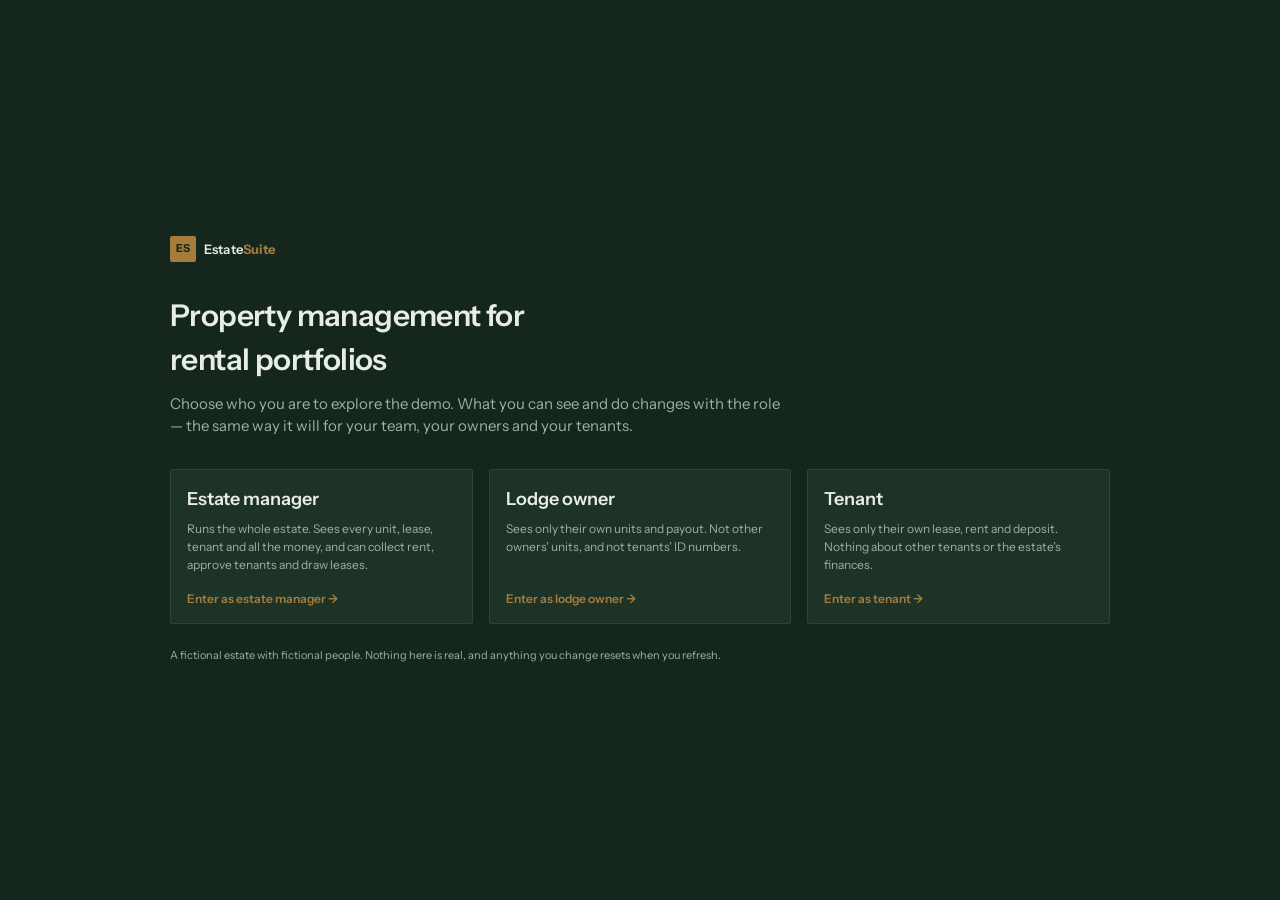
<file: index.html>
<!doctype html>
<html lang="en">
<head>
  <meta charset="utf-8" />
  <meta name="viewport" content="width=device-width, initial-scale=1" />
  <meta name="color-scheme" content="light" />
  <title>EstateSuite — rental property management</title>
  <meta name="description" content="EstateSuite is a property management workspace for rental portfolios. Owners and agents track units, leases, tenants, rent, deposits and payouts in one place." />

  <!-- Favicon: brass mark on dark estate green, with a PNG fallback. -->
  <link rel="icon" href="/public/favicon.svg" type="image/svg+xml" />
  <link rel="icon" href="/public/favicon.png" type="image/png" sizes="any" />
  <link rel="apple-touch-icon" href="/public/favicon.png" />

  <!-- Open Graph / social preview -->
  <meta property="og:site_name" content="EstateSuite" />
  <meta property="og:title" content="EstateSuite — rental property management" />
  <meta property="og:description" content="A property management workspace for rental portfolios. Owners and agents track units, leases, tenants, rent and payouts in one place." />
  <meta property="og:url" content="https://estate-suite-za.vercel.app/" />
  <meta property="og:type" content="website" />
  <meta property="og:image" content="https://estate-suite-za.vercel.app/public/og.png" />
  <meta property="og:image:width" content="1200" />
  <meta property="og:image:height" content="630" />
  <meta property="og:image:alt" content="EstateSuite — a lease document assembling on the working surface." />

  <!-- Twitter card -->
  <meta name="twitter:card" content="summary_large_image" />
  <meta name="twitter:title" content="EstateSuite — rental property management" />
  <meta name="twitter:description" content="A property management workspace for rental portfolios. Owners and agents track units, leases, tenants, rent and payouts in one place." />
  <meta name="twitter:image" content="https://estate-suite-za.vercel.app/public/og.png" />

  <!-- Fonts: Google Fonts CDN. tokens.css defines a system fallback so the
       app still reads correctly offline. Two families only. -->
  <link rel="preconnect" href="https://fonts.googleapis.com" />
  <link rel="preconnect" href="https://fonts.gstatic.com" crossorigin />
  <link rel="stylesheet"
    href="https://fonts.googleapis.com/css2?family=Instrument+Sans:wght@400;500;600;700&family=Source+Serif+4:opsz,wght@8..60,400;8..60,600&display=swap" />

  <link rel="stylesheet" href="/src/styles/tokens.css" />
  <link rel="stylesheet" href="/src/styles/app.css" />
</head>
<body>
  <div id="app" class="app-root"></div>
  <noscript>EstateSuite requires JavaScript (ES modules) to run.</noscript>
  <script type="module" src="/src/app.js"></script>
</body>
</html>
</file>
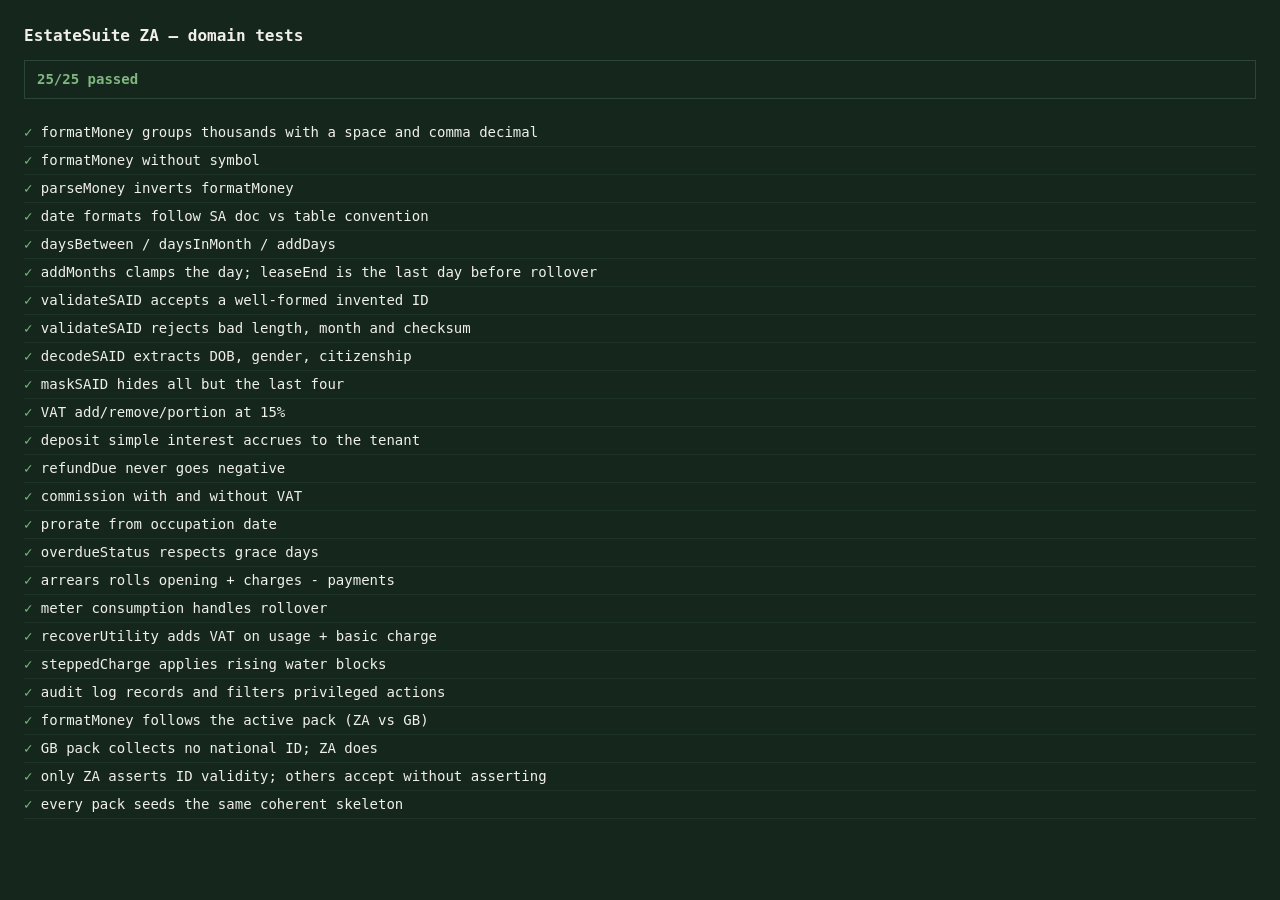
<file: tests/runner.html>
<!doctype html>
<html lang="en">
<head>
  <meta charset="utf-8" />
  <meta name="viewport" content="width=device-width, initial-scale=1" />
  <title>EstateSuite ZA — domain tests</title>
  <style>
    :root { color-scheme: light dark; }
    body {
      font: 14px/1.5 ui-monospace, SFMono-Regular, Menlo, Consolas, monospace;
      margin: 0; padding: 24px; background: #15271D; color: #F1EFE9;
    }
    h1 { font-size: 16px; margin: 0 0 4px; }
    .summary { margin: 12px 0 20px; padding: 8px 12px; border: 1px solid #2C4636; }
    .pass { color: #7FB77E; }
    .fail { color: #E0876A; }
    ul { list-style: none; margin: 0; padding: 0; }
    li { padding: 3px 0; border-bottom: 1px solid #1D3327; }
    .msg { color: #E0876A; padding-left: 20px; }
    .ok::before { content: '✓ '; color: #7FB77E; }
    .no::before { content: '✕ '; color: #E0876A; }
  </style>
</head>
<body>
  <h1>EstateSuite&nbsp;ZA — domain tests</h1>
  <div class="summary" id="summary">running…</div>
  <ul id="list"></ul>

  <script type="module">
    import { run } from './domain.test.js';
    const results = run();
    const passed = results.filter((r) => r.ok).length;
    const failed = results.length - passed;
    const summary = document.getElementById('summary');
    summary.innerHTML =
      `<strong class="${failed ? 'fail' : 'pass'}">` +
      `${passed}/${results.length} passed` +
      (failed ? ` — ${failed} FAILED` : '') + '</strong>';
    const list = document.getElementById('list');
    for (const r of results) {
      const li = document.createElement('li');
      li.className = r.ok ? 'ok' : 'no';
      li.textContent = r.name;
      list.appendChild(li);
      if (!r.ok) {
        const m = document.createElement('div');
        m.className = 'msg';
        m.textContent = r.message;
        list.appendChild(m);
      }
    }
    // Machine-readable hook for headless checks.
    window.__TEST_RESULT__ = { passed, failed, total: results.length };
    console.log(`[tests] ${passed}/${results.length} passed, ${failed} failed`);
  </script>
</body>
</html>
</file>
<file: src/styles/tokens.css>
/* Design tokens — the single source of truth for the EstateSuite ZA look.
   Dark estate-green chrome, cool neutral paper, one brass accent. Two font
   families only. See CLAUDE.md for the authoritative palette. */

:root {
  /* Chrome — dark estate green */
  --chrome:       #15271D;
  --chrome-2:     #1D3327;
  --chrome-3:     #24402F;
  --chrome-line:  #2C4636;
  --chrome-ink:   #E7ECE5;
  --chrome-ink-2: #9DB0A2;

  /* Paper — cool neutral working surface (NOT warm cream) */
  --paper:        #FAF9F6;
  --paper-inset:  #F1EFE9;
  --paper-raised: #FFFFFF;
  --ink:          #1B1B17;
  --ink-2:        #5A594F;
  --ink-3:        #86847A;
  --line:         #E1DED6;
  --line-strong:  #CFCBC0;

  /* Brass — the one accent, used sparingly */
  --brass:        #A67C3D;
  --brass-2:      #916B32;
  --brass-ink:    #6E5124;
  --brass-wash:   #F3ECDF;

  /* Status — reserved for state, never decoration */
  --ok:    #3F7A4B;
  --ok-wash:  #E6EFE6;
  --warn:  #A5762A;
  --warn-wash: #F4EAD4;
  --over:  #A6432E;   /* rust — overdue / error */
  --over-wash: #F4E1DB;

  /* Type */
  --font-ui:  'Instrument Sans', system-ui, -apple-system, 'Segoe UI', Roboto, Helvetica, Arial, sans-serif;
  --font-doc: 'Source Serif 4', Georgia, 'Times New Roman', serif;

  /* Type scale (compact, density-first) */
  --fs-xs: 11px;
  --fs-sm: 12px;
  --fs-base: 13px;
  --fs-md: 15px;
  --fs-lg: 18px;
  --fs-xl: 22px;
  --fs-2xl: 30px;

  /* Space */
  --sp-1: 4px;
  --sp-2: 8px;
  --sp-3: 12px;
  --sp-4: 16px;
  --sp-5: 24px;
  --sp-6: 32px;
  --sp-7: 48px;

  /* Geometry */
  --radius: 2px;
  --sidebar-w: 236px;
  --topbar-h: 52px;
  --hairline: 1px solid var(--line);
  --focus: 2px solid var(--brass);

  --dur: 160ms;
  --ease: cubic-bezier(.2, .6, .2, 1);
}

@media (prefers-reduced-motion: reduce) {
  :root { --dur: 0ms; }
  * { scroll-behavior: auto !important; }
}
</file>
<file: src/styles/app.css>
/* app.css — shell chrome, primitives and the layout frame.
   Quality bar: hairlines not shadows, near-sharp corners, dense and quiet.
   See tokens.css for the palette. */

*, *::before, *::after { box-sizing: border-box; }

html, body { height: 100%; }
body {
  margin: 0;
  font-family: var(--font-ui);
  font-size: var(--fs-base);
  line-height: 1.45;
  color: var(--ink);
  background: var(--chrome);
  -webkit-font-smoothing: antialiased;
  text-rendering: optimizeLegibility;
}

h1, h2, h3, p { margin: 0; }
button { font: inherit; color: inherit; }
a { color: inherit; text-decoration: none; }

:focus-visible {
  outline: var(--focus);
  outline-offset: 2px;
}

/* ---- Skip link ---------------------------------------------------------- */
.skip-link {
  position: fixed;
  top: 8px; left: 8px;
  z-index: 100;
  padding: 8px 12px;
  background: var(--paper);
  color: var(--ink);
  border: 1px solid var(--brass);
  border-radius: var(--radius);
  transform: translateY(-160%);
  transition: transform var(--dur) var(--ease);
}
.skip-link:focus { transform: translateY(0); }

/* ---- App frame ---------------------------------------------------------- */
.app-root { height: 100%; display: flex; flex-direction: column; }
.ribbon {
  flex: 0 0 auto;
  display: flex; align-items: center; gap: var(--sp-2);
  height: 26px; padding: 0 var(--sp-4);
  background: var(--chrome-2); color: var(--chrome-ink-2);
  border-bottom: 1px solid var(--chrome-line);
  font-size: var(--fs-xs); letter-spacing: .02em;
}
.ribbon__dot { width: 6px; height: 6px; border-radius: 50%; background: var(--brass); flex: 0 0 auto; }
.app {
  flex: 1 1 auto;
  min-height: 0;
  display: grid;
  grid-template-columns: var(--sidebar-w) 1fr;
  background: var(--chrome);
}

/* ---- Sidebar (chrome) --------------------------------------------------- */
.sidebar {
  grid-column: 1;
  display: flex;
  flex-direction: column;
  background: var(--chrome);
  border-right: 1px solid var(--chrome-line);
  min-height: 0;
  overflow-y: auto;
}
.brand {
  display: flex;
  align-items: center;
  gap: var(--sp-2);
  height: var(--topbar-h);
  padding: 0 var(--sp-4);
  border-bottom: 1px solid var(--chrome-line);
  flex: 0 0 auto;
}
.brand__mark {
  display: grid;
  place-items: center;
  width: 26px; height: 26px;
  font-size: var(--fs-xs);
  font-weight: 700;
  letter-spacing: .04em;
  color: var(--chrome);
  background: var(--brass);
  border-radius: var(--radius);
}
.brand__name {
  font-weight: 600;
  letter-spacing: .01em;
  color: var(--chrome-ink);
}
.brand__accent {
  color: var(--brass);
  font-weight: 700;
}

.nav { padding: var(--sp-3) 0 var(--sp-5); }
.nav__group { padding: var(--sp-2) var(--sp-3) 0; }
.nav__group + .nav__group { margin-top: var(--sp-3); }
.nav__label {
  font-size: 10px;
  font-weight: 600;
  letter-spacing: .12em;
  text-transform: uppercase;
  color: var(--chrome-ink-2);
  padding: var(--sp-2) var(--sp-3) var(--sp-1);
}
.nav__item {
  display: block;
  padding: 7px var(--sp-3);
  border-radius: var(--radius);
  color: var(--chrome-ink-2);
  border-left: 2px solid transparent;
  transition: background var(--dur) var(--ease), color var(--dur) var(--ease);
}
.nav__item:hover { background: var(--chrome-2); color: var(--chrome-ink); }
.nav__item.is-active {
  background: var(--chrome-2);
  color: var(--chrome-ink);
  border-left-color: var(--brass);
  font-weight: 500;
}

/* ---- Main column -------------------------------------------------------- */
.main {
  grid-column: 2;
  display: flex;
  flex-direction: column;
  min-width: 0;
  min-height: 0;
  background: var(--paper);
}

.topbar {
  display: flex;
  align-items: center;
  gap: var(--sp-3);
  height: var(--topbar-h);
  padding: 0 var(--sp-5);
  background: var(--paper);
  border-bottom: var(--hairline);
  flex: 0 0 auto;
}
.topbar__title {
  font-size: var(--fs-md);
  font-weight: 600;
  letter-spacing: -.01em;
}
.topbar__spacer { flex: 1 1 auto; }
.topbar__today {
  font-size: var(--fs-sm);
  color: var(--ink-3);
  white-space: nowrap;
}

.roleswitch__wrap {
  display: inline-flex;
  align-items: center;
  gap: var(--sp-2);
  padding-left: var(--sp-4);
  border-left: var(--hairline);
}
.roleswitch__caption {
  font-size: var(--fs-xs);
  letter-spacing: .04em;
  text-transform: uppercase;
  color: var(--ink-3);
}
.roleswitch {
  font: inherit;
  font-size: var(--fs-sm);
  font-weight: 500;
  color: var(--ink);
  background: var(--paper-raised);
  border: 1px solid var(--line-strong);
  border-radius: var(--radius);
  padding: 5px 26px 5px 10px;
  appearance: none;
  background-image:
    linear-gradient(45deg, transparent 50%, var(--ink-2) 50%),
    linear-gradient(135deg, var(--ink-2) 50%, transparent 50%);
  background-position: right 12px center, right 8px center;
  background-size: 4px 4px, 4px 4px;
  background-repeat: no-repeat;
  cursor: pointer;
}

/* ---- View surface ------------------------------------------------------- */
.view {
  flex: 1 1 auto;
  min-height: 0;
  overflow: auto;
  padding: var(--sp-5);
}
.view:focus { outline: none; }

/* ---- Stub (pre-build placeholder) --------------------------------------- */
.stub {
  max-width: 560px;
  padding: var(--sp-5);
  background: var(--paper-raised);
  border: var(--hairline);
  border-radius: var(--radius);
}
.stub__badge {
  display: inline-block;
  font-size: var(--fs-xs);
  font-weight: 600;
  letter-spacing: .06em;
  text-transform: uppercase;
  color: var(--brass-ink);
  background: var(--brass-wash);
  border: 1px solid #E4D6BC;
  border-radius: var(--radius);
  padding: 3px 8px;
  margin-bottom: var(--sp-3);
}
.stub__title {
  font-size: var(--fs-xl);
  font-weight: 600;
  letter-spacing: -.01em;
  margin-bottom: var(--sp-2);
}
.stub__text { color: var(--ink-2); max-width: 48ch; }

/* ---- Buttons ------------------------------------------------------------ */
.btn {
  font: inherit;
  font-size: var(--fs-sm);
  font-weight: 500;
  padding: 6px 14px;
  border: 1px solid var(--line-strong);
  border-radius: var(--radius);
  background: var(--paper-raised);
  color: var(--ink);
  cursor: pointer;
  transition: background var(--dur) var(--ease), border-color var(--dur) var(--ease);
}
.btn:hover { background: var(--paper-inset); }
.btn--primary {
  background: var(--brass);
  border-color: var(--brass-2);
  color: #fff;
}
.btn--primary:hover { background: var(--brass-2); }
.btn--ghost { background: transparent; border-color: transparent; }
.btn--ghost:hover { background: var(--paper-inset); }
.btn--danger { color: var(--over); border-color: var(--over); background: var(--over-wash); }

.iconbtn {
  display: none; /* hamburger only shows on mobile */
  align-items: center;
  justify-content: center;
  width: 34px; height: 34px;
  border: 1px solid transparent;
  border-radius: var(--radius);
  background: transparent;
  color: var(--ink);
  cursor: pointer;
}
.iconbtn:hover { background: var(--paper-inset); }

/* ---- Scrim (mobile drawer backdrop) ------------------------------------- */
.scrim {
  position: fixed;
  inset: 0;
  background: rgba(11, 20, 15, .46);
  z-index: 40;
}

/* ---- Toast -------------------------------------------------------------- */
.toast-host {
  position: fixed;
  right: var(--sp-5);
  bottom: var(--sp-5);
  z-index: 80;
  display: flex;
  flex-direction: column;
  gap: var(--sp-2);
  max-width: min(360px, calc(100vw - 32px));
}
.toast {
  padding: 10px 14px;
  background: var(--chrome-2);
  color: var(--chrome-ink);
  border: 1px solid var(--chrome-line);
  border-left: 3px solid var(--brass);
  border-radius: var(--radius);
  font-size: var(--fs-sm);
  cursor: pointer;
  opacity: 0;
  transform: translateY(6px);
  transition: opacity var(--dur) var(--ease), transform var(--dur) var(--ease);
}
.toast.is-in { opacity: 1; transform: translateY(0); }
.toast--ok   { border-left-color: var(--ok); }
.toast--warn { border-left-color: var(--warn); }
.toast--over { border-left-color: var(--over); }

/* ---- Modal -------------------------------------------------------------- */
.modal-overlay {
  position: fixed;
  inset: 0;
  z-index: 60;
  display: grid;
  place-items: start center;
  padding: var(--sp-7) var(--sp-4);
  background: rgba(11, 20, 15, .5);
  overflow: auto;
}
.modal-overlay[hidden] { display: none; }
.modal {
  width: min(560px, 100%);
  background: var(--paper);
  border: 1px solid var(--line-strong);
  border-radius: var(--radius);
}
.modal:focus { outline: none; }
.modal__head {
  display: flex;
  align-items: center;
  gap: var(--sp-3);
  padding: var(--sp-4) var(--sp-5);
  border-bottom: var(--hairline);
}
.modal__title { font-size: var(--fs-md); font-weight: 600; flex: 1 1 auto; }
.modal__x {
  border: none; background: transparent; cursor: pointer;
  color: var(--ink-3); font-size: 14px; padding: 4px 6px; border-radius: var(--radius);
}
.modal__x:hover { background: var(--paper-inset); color: var(--ink); }
.modal__body { padding: var(--sp-5); }
.modal__foot {
  display: flex; justify-content: flex-end; gap: var(--sp-2);
  padding: var(--sp-4) var(--sp-5);
  border-top: var(--hairline);
}

/* ---- Mobile: drawer under 900px ---------------------------------------- */
@media (max-width: 900px) {
  .app { grid-template-columns: 1fr; }
  .iconbtn.hamburger { display: inline-flex; }
  .topbar { padding: 0 var(--sp-4); }
  .view { padding: var(--sp-4); }
  .roleswitch__caption { display: none; }

  .sidebar {
    position: fixed;
    top: 0; left: 0; bottom: 0;
    width: min(280px, 82vw);
    z-index: 50;
    transform: translateX(-100%);
    transition: transform var(--dur) var(--ease);
    box-shadow: none;
  }
  .app.is-drawer-open .sidebar { transform: translateX(0); }
  .scrim[hidden] { display: none; }
}

@media (min-width: 901px) {
  .scrim { display: none; }
}

/* ---- Utilities ---------------------------------------------------------- */
.sr-only {
  position: absolute; width: 1px; height: 1px; padding: 0; margin: -1px;
  overflow: hidden; clip: rect(0 0 0 0); white-space: nowrap; border: 0;
}
.muted { color: var(--ink-3); }
.is-num { font-variant-numeric: tabular-nums; font-feature-settings: "tnum" 1; }

/* ---- Dashboard ---------------------------------------------------------- */
.dash { max-width: 1180px; }
.dash__head { margin-bottom: var(--sp-4); }
.dash__title {
  font-size: var(--fs-xl);
  font-weight: 600;
  letter-spacing: -.015em;
}
.dash__sub { color: var(--ink-2); font-size: var(--fs-sm); margin-top: 2px; }

/* KPI strip */
.stat-row {
  display: grid;
  grid-template-columns: repeat(auto-fit, minmax(184px, 1fr));
  gap: var(--sp-3);
  margin-bottom: var(--sp-5);
}
.stat {
  display: block;
  padding: var(--sp-3) var(--sp-4);
  background: var(--paper-raised);
  border: var(--hairline);
  border-top: 2px solid var(--line-strong);
  border-radius: var(--radius);
}
.stat--link { transition: border-color var(--dur) var(--ease), background var(--dur) var(--ease); }
.stat--link:hover { background: var(--paper-inset); }
.stat__label {
  font-size: var(--fs-xs);
  letter-spacing: .04em;
  text-transform: uppercase;
  color: var(--ink-3);
}
.stat__value {
  font-size: var(--fs-2xl);
  font-weight: 600;
  letter-spacing: -.02em;
  line-height: 1.1;
  margin-top: 4px;
  font-variant-numeric: tabular-nums;
}
.stat__sub { font-size: var(--fs-sm); color: var(--ink-2); margin-top: 4px; }
.stat--emphasis .stat__value { font-size: var(--fs-2xl); }
.stat--over  { border-top-color: var(--over); }
.stat--over  .stat__value { color: var(--over); }
.stat--warn  { border-top-color: var(--warn); }
.stat--ok    { border-top-color: var(--ok); }
.stat--ok    .stat__value { color: var(--ok); }

/* Panels */
.panel {
  background: var(--paper-raised);
  border: var(--hairline);
  border-radius: var(--radius);
  margin-bottom: var(--sp-4);
  overflow: hidden;
}
.panel--wide { margin-bottom: var(--sp-4); }
.panel__head {
  display: flex;
  align-items: baseline;
  gap: var(--sp-3);
  padding: var(--sp-3) var(--sp-4);
  border-bottom: var(--hairline);
}
.panel__title { font-size: var(--fs-md); font-weight: 600; }
.panel__meta {
  font-size: var(--fs-xs);
  color: var(--ink-3);
  text-transform: uppercase;
  letter-spacing: .04em;
}
.panel__link {
  margin-left: auto;
  font-size: var(--fs-sm);
  color: var(--brass-ink);
  white-space: nowrap;
}
.panel__link:hover { text-decoration: underline; text-underline-offset: 2px; }

.panel-grid {
  display: grid;
  grid-template-columns: repeat(2, minmax(0, 1fr));
  gap: var(--sp-4);
  align-items: start;
}

/* ---- Table -------------------------------------------------------------- */
.table-wrap { width: 100%; overflow-x: auto; }
.table {
  width: 100%;
  border-collapse: collapse;
  font-size: var(--fs-base);
}
.table th, .table td {
  padding: 8px var(--sp-4);
  text-align: left;
  border-bottom: var(--hairline);
  white-space: nowrap;
}
.table thead th {
  font-size: var(--fs-xs);
  font-weight: 600;
  letter-spacing: .04em;
  text-transform: uppercase;
  color: var(--ink-3);
  background: var(--paper-inset);
}
.table tbody tr:last-child td { border-bottom: none; }
.table tbody tr:hover { background: var(--paper-inset); }
.table .t-right  { text-align: right; }
.table .t-center { text-align: center; }
.table .is-num   { font-variant-numeric: tabular-nums; }
.table .t-empty td {
  color: var(--ink-3);
  font-style: italic;
  padding: var(--sp-4);
  white-space: normal;
}
.row--over td { background: var(--over-wash); }
.row--over:hover td { background: #efd8d1; }

/* Badges */
.badge {
  display: inline-block;
  font-size: var(--fs-xs);
  font-weight: 600;
  letter-spacing: .02em;
  padding: 2px 7px;
  border-radius: 999px;
  border: 1px solid transparent;
}
.badge--ok      { color: var(--ok);   background: var(--ok-wash);   border-color: #cfe0cf; }
.badge--warn    { color: var(--warn); background: var(--warn-wash); border-color: #e7d4a8; }
.badge--over    { color: var(--over); background: var(--over-wash); border-color: #e6c3b8; }
.badge--neutral { color: var(--ink-2); background: var(--paper-inset); border-color: var(--line); }

/* Small button variant for inline row actions */
.btn--xs { padding: 3px 10px; font-size: var(--fs-xs); }

/* Key/value lists (payout, lease, deposit cards) */
.kv-list { padding: var(--sp-2) var(--sp-4) var(--sp-3); }
.kv {
  display: flex;
  justify-content: space-between;
  gap: var(--sp-4);
  padding: 8px 0;
  border-bottom: var(--hairline);
  font-size: var(--fs-base);
}
.kv:last-child { border-bottom: none; }
.kv__v { font-weight: 500; }
.kv--muted { color: var(--ink-3); }
.kv--total { font-weight: 600; border-top: 1px solid var(--line-strong); border-bottom: none; margin-top: 2px; }
.kv--total .kv__v { color: var(--ink); }

/* ---- Dashboard responsive ---------------------------------------------- */
@media (max-width: 720px) {
  .panel-grid { grid-template-columns: 1fr; }
  .stat-row { grid-template-columns: repeat(2, minmax(0, 1fr)); }
  .dash__title { font-size: var(--fs-lg); }
  .stat__value { font-size: var(--fs-xl); }
}
@media (max-width: 420px) {
  .stat-row { grid-template-columns: 1fr 1fr; gap: var(--sp-2); }
  .stat { padding: var(--sp-2) var(--sp-3); }
  .stat__value { font-size: var(--fs-lg); }
}

/* ---- Toolbars, filters, chips, fields ----------------------------------- */
.toolbar { display: flex; align-items: center; gap: var(--sp-3); margin-bottom: var(--sp-4); flex-wrap: wrap; }
.toolbar__filter { display: inline-flex; align-items: center; gap: var(--sp-2); }
.toolbar__cap {
  font-size: var(--fs-xs); text-transform: uppercase; letter-spacing: .04em; color: var(--ink-3);
}
.chips { display: flex; gap: 4px; flex-wrap: wrap; }
.row--click { cursor: pointer; }
.row--click:focus-visible { outline: var(--focus); outline-offset: -2px; }

.form-grid { display: grid; grid-template-columns: 1fr 1fr; gap: var(--sp-3); }
.field { display: flex; flex-direction: column; gap: 4px; }
.field__label {
  font-size: var(--fs-xs); text-transform: uppercase; letter-spacing: .04em; color: var(--ink-3);
}
.field__input {
  font: inherit; font-size: var(--fs-sm);
  padding: 7px 10px;
  border: 1px solid var(--line-strong);
  border-radius: var(--radius);
  background: var(--paper-raised); color: var(--ink);
}
.field__input:focus-visible { outline: var(--focus); outline-offset: 1px; }
.empty-note { padding: var(--sp-3) 0; color: var(--ink-2); }
.detail-title { font-size: var(--fs-lg); font-weight: 600; }
.lease-toolbar { display: flex; align-items: center; gap: var(--sp-3); margin-bottom: var(--sp-4); flex-wrap: wrap; }

/* ---- Properties: meters ------------------------------------------------- */
.meters { display: grid; grid-template-columns: 1fr 1fr; gap: var(--sp-4); padding: var(--sp-3) var(--sp-4) var(--sp-4); }
.meter-block__h {
  font-size: var(--fs-xs); text-transform: uppercase; letter-spacing: .04em;
  color: var(--ink-3); margin-bottom: 6px;
}
.meter-block .table-wrap { border: var(--hairline); border-radius: var(--radius); }

/* ---- The lease document (signature element) ----------------------------- */
.lease-detail { max-width: 820px; }
.doc-sheet {
  position: relative;
  max-width: 720px;
  margin: 0 auto;
  padding: 52px 60px 64px;
  background: var(--paper-raised);
  border: 1px solid var(--line-strong);
  outline: 1px solid var(--line);
  outline-offset: -6px;
  font-family: var(--font-doc);
  color: var(--ink);
  line-height: 1.6;
}
.doc-meta {
  display: flex; justify-content: space-between;
  font-size: var(--fs-xs); letter-spacing: .06em; text-transform: uppercase;
  color: var(--ink-3);
  border-bottom: var(--hairline); padding-bottom: var(--sp-2); margin-bottom: var(--sp-5);
}
.doc-title {
  font-size: 27px; font-weight: 600; letter-spacing: .01em; text-align: center;
  margin-bottom: var(--sp-2);
}
.doc-specimen-note {
  text-align: center; font-style: italic; font-size: var(--fs-sm);
  color: var(--brass-ink); margin-bottom: var(--sp-6);
}
.doc-h {
  font-size: var(--fs-md); font-weight: 600; letter-spacing: .01em;
  margin: var(--sp-5) 0 var(--sp-2);
}
.doc-p { margin-bottom: var(--sp-3); max-width: 62ch; }
.doc-p--muted { color: var(--ink-2); margin-top: var(--sp-5); }
.doc-v {
  font-weight: 600;
  box-shadow: inset 0 -1px 0 var(--brass);
  padding-bottom: 1px;
}
.doc-grid {
  display: grid; grid-template-columns: 1fr 1fr; gap: var(--sp-2) var(--sp-5);
  margin-bottom: var(--sp-2);
}
.doc-kv { padding: 6px 0; border-bottom: var(--hairline); }
.doc-kv__l { font-size: var(--fs-xs); text-transform: uppercase; letter-spacing: .05em; color: var(--ink-3); }
.doc-kv__v { font-size: var(--fs-md); margin-top: 2px; }
.doc-clause { margin-bottom: var(--sp-3); color: var(--ink-2); max-width: 62ch; }
.doc-clause__h { color: var(--ink); font-weight: 600; }
.doc-sign {
  display: flex; gap: var(--sp-6); margin-top: var(--sp-7);
}
.doc-sign__col { flex: 1; }
.doc-sign__rule { border-top: 1px solid var(--ink-2); margin-bottom: 6px; }
.doc-sign__role { font-size: var(--fs-xs); text-transform: uppercase; letter-spacing: .05em; color: var(--ink-3); }
.doc-sign__name { font-size: var(--fs-md); margin-top: 2px; }

.doc-stamp {
  position: absolute;
  top: 40px; right: 40px;
  font-family: var(--font-ui);
  font-size: 30px; font-weight: 700; letter-spacing: .18em;
  color: transparent;
  -webkit-text-stroke: 1px var(--brass);
  border: 3px solid var(--brass);
  border-radius: 4px;
  padding: 6px 14px;
  transform: rotate(-14deg);
  opacity: .34;
  pointer-events: none;
}

/* Compose animation — elements land in sequence; reduced motion shows all. */
.compose { opacity: 0; transform: translateY(6px); transition: opacity .34s var(--ease), transform .34s var(--ease); }
.compose.is-in { opacity: 1; transform: none; }
/* Once composing finishes, force the final visible state so it never sticks
   mid-transition (e.g. a backgrounded tab that paused the compositor).
   transition:none applies the end state instantly rather than re-animating. */
.doc-sheet.is-composed .compose { opacity: 1; transform: none; transition: none; }
.doc-sheet.is-composed .doc-stamp.compose { transform: rotate(-14deg) scale(1); transition: none; }
.compose--value.is-in { animation: doc-land .5s var(--ease); }
.doc-stamp.compose { transform: rotate(-14deg) scale(1.5); transition: opacity .5s var(--ease), transform .5s var(--ease); }
.doc-stamp.compose.is-in { transform: rotate(-14deg) scale(1); }
@keyframes doc-land {
  0% { background: var(--brass-wash); }
  100% { background: transparent; }
}
@media (prefers-reduced-motion: reduce) {
  .compose { opacity: 1; transform: none; transition: none; }
  .compose--value.is-in { animation: none; }
  .doc-stamp.compose { transform: rotate(-14deg) scale(1); }
}

/* ---- Responsive: leases + properties ------------------------------------ */
@media (max-width: 720px) {
  .form-grid { grid-template-columns: 1fr; }
  .meters { grid-template-columns: 1fr; }
  .doc-sheet { padding: 28px 22px 40px; }
  .doc-grid { grid-template-columns: 1fr; }
  .doc-sign { flex-direction: column; gap: var(--sp-5); }
  .doc-title { font-size: 21px; }
  .doc-stamp { font-size: 20px; top: 20px; right: 16px; }
}

/* ---- Landing (role chooser at #/) --------------------------------------- */
.landing-overlay {
  position: fixed; inset: 0; z-index: 200;
  background: var(--chrome); overflow: auto;
}
.landing-overlay[hidden] { display: none; }
.landing {
  min-height: 100%;
  display: flex; align-items: center; justify-content: center;
  padding: var(--sp-6) var(--sp-5);
}
.landing__inner { max-width: 940px; width: 100%; }
.landing__brand { display: flex; align-items: center; gap: var(--sp-2); margin-bottom: var(--sp-6); }
.landing__title {
  font-family: var(--font-ui); color: var(--chrome-ink);
  font-size: var(--fs-2xl); font-weight: 600; letter-spacing: -.02em;
  max-width: 20ch; margin-bottom: var(--sp-3);
}
.landing__sub {
  color: var(--chrome-ink-2); font-size: var(--fs-md);
  max-width: 62ch; margin-bottom: var(--sp-6);
}
.landing__cards {
  display: grid; grid-template-columns: repeat(3, 1fr);
  gap: var(--sp-4); margin-bottom: var(--sp-5);
}
.lcard {
  text-align: left;
  display: flex; flex-direction: column; gap: var(--sp-2);
  padding: var(--sp-4);
  background: var(--chrome-2); color: var(--chrome-ink);
  border: 1px solid var(--chrome-line); border-radius: var(--radius);
  cursor: pointer;
  transition: border-color var(--dur) var(--ease), background var(--dur) var(--ease);
}
.lcard:hover { border-color: var(--brass); background: var(--chrome-3); }
.lcard:focus-visible { outline: var(--focus); outline-offset: 2px; }
.lcard__title { font-size: var(--fs-lg); font-weight: 600; }
.lcard__line { color: var(--chrome-ink-2); font-size: var(--fs-sm); line-height: 1.5; flex: 1 1 auto; }
.lcard__go { color: var(--brass); font-size: var(--fs-sm); font-weight: 600; margin-top: var(--sp-2); }
.landing__foot { color: var(--chrome-ink-2); font-size: var(--fs-xs); }
@media (max-width: 720px) {
  .landing__cards { grid-template-columns: 1fr; }
  .landing__title { font-size: var(--fs-xl); }
}

/* Document note (plain helper lines inside the sheet) */
.doc-note {
  font-size: var(--fs-sm); color: var(--ink-2); font-style: italic;
  margin: -2px 0 var(--sp-4); max-width: 62ch;
}

/* ---- Print: only the document ------------------------------------------- */
@media print {
  .ribbon, .landing-overlay,
  .sidebar, .topbar, .lease-toolbar, .toolbar, .scrim, .toast-host,
  .skip-link, .dash__head { display: none !important; }
  .app { display: block; height: auto; }
  .main { background: #fff; }
  .view { overflow: visible; padding: 0; }
  .lease-detail { max-width: none; }
  .doc-sheet {
    border: none; outline: none; margin: 0; max-width: none; padding: 0;
  }
  .compose { opacity: 1 !important; transform: none !important; }
  .doc-stamp.compose { transform: rotate(-14deg) scale(1) !important; }
  @page { size: A4; margin: 18mm; }
}
</file>
